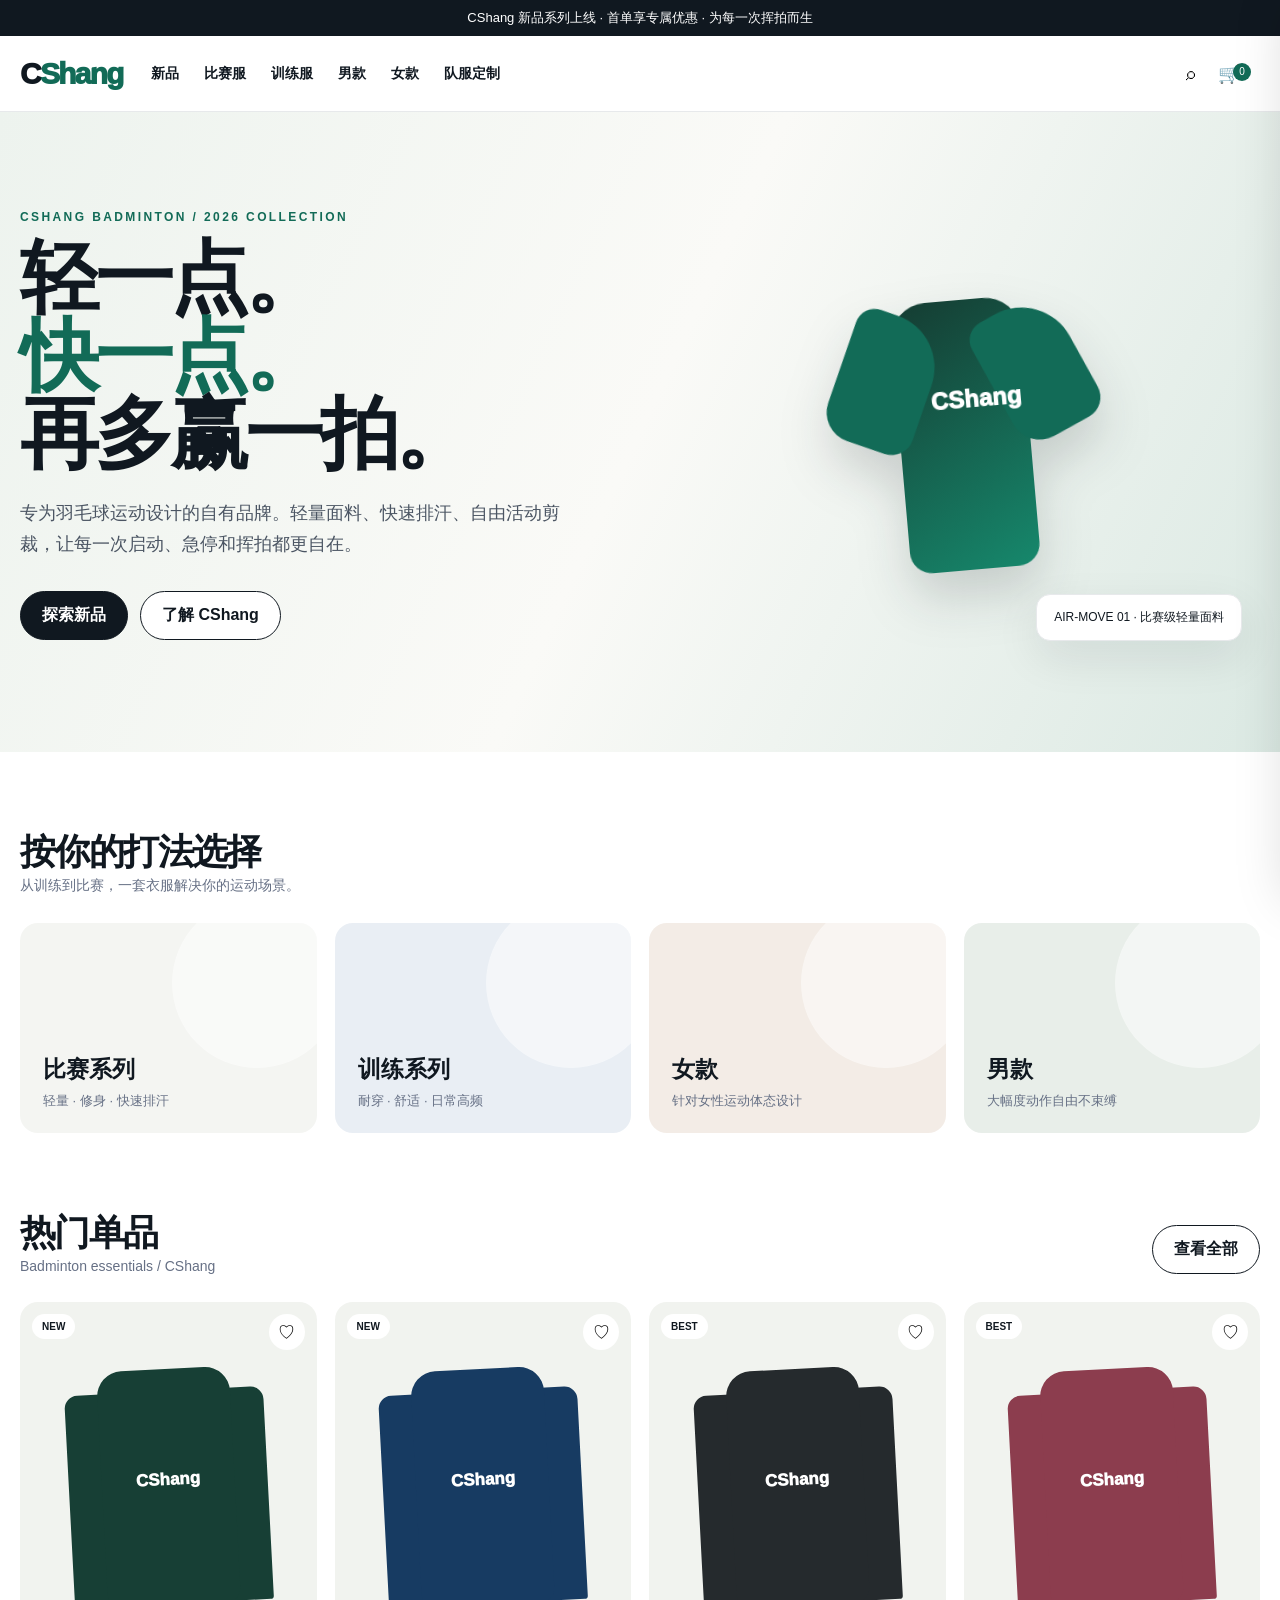
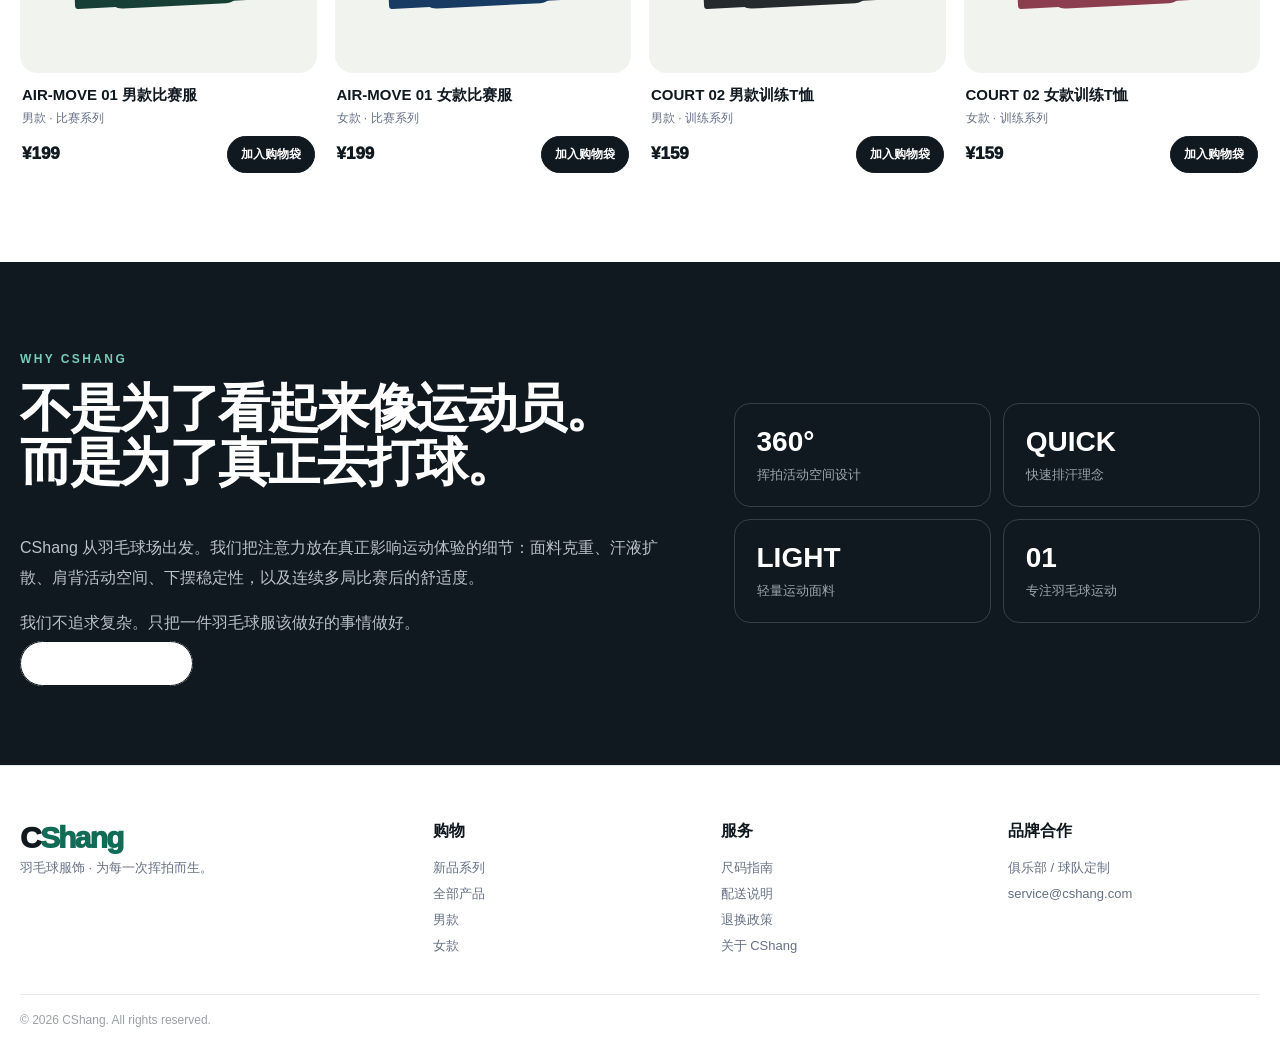
<file: index.html>
<!DOCTYPE html><html lang="zh-CN"><head><meta charset="UTF-8"><meta name="viewport" content="width=device-width,initial-scale=1.0"><title>官方商城 | CShang</title><meta name="description" content="CShang 羽毛球服饰官方商城。"><link rel="stylesheet" href="assets/style.css"></head><body>
<div class="topbar">CShang 新品系列上线 · 首单享专属优惠 · 为每一次挥拍而生</div>
<header class="nav"><div class="nav-inner">
<button class="iconbtn mobile" onclick="location.href='shop.html'">☰</button>
<a class="logo" href="index.html">C<span>Shang</span></a>
<nav class="navlinks">
<a href="shop.html?category=new">新品</a><a href="shop.html?category=competition">比赛服</a><a href="shop.html?category=training">训练服</a><a href="shop.html?gender=men">男款</a><a href="shop.html?gender=women">女款</a><a href="shop.html?category=team">队服定制</a>
</nav>
<div class="actions"><button class="iconbtn" onclick="alert('搜索功能已预留，可继续接入全文搜索。')">⌕</button><button class="iconbtn" onclick="openCart()">🛒<sup class="cart-count" id="cartCount">0</sup></button></div>
</div></header>

<section class="hero"><div class="wrap hero-grid"><div>
<div class="kicker">CSHANG BADMINTON / 2026 COLLECTION</div>
<h1>轻一点。<br><em>快一点。</em><br>再多赢一拍。</h1>
<p>专为羽毛球运动设计的自有品牌。轻量面料、快速排汗、自由活动剪裁，让每一次启动、急停和挥拍都更自在。</p>
<div class="cta"><a class="btn dark" href="shop.html?category=new">探索新品</a><a class="btn" href="about.html">了解 CShang</a></div>
</div><div class="hero-art"><div class="shirt"><i class="sleeve left"></i><i class="sleeve right"></i></div><div class="hero-note">AIR-MOVE 01 · 比赛级轻量面料</div></div></div></section>
<section class="section"><div class="wrap"><div class="section-title"><div><h2>按你的打法选择</h2><p>从训练到比赛，一套衣服解决你的运动场景。</p></div></div>
<div class="categories">
<a class="cat" href="shop.html?category=competition"><i></i><strong>比赛系列</strong><span>轻量 · 修身 · 快速排汗</span></a>
<a class="cat" href="shop.html?category=training"><i></i><strong>训练系列</strong><span>耐穿 · 舒适 · 日常高频</span></a>
<a class="cat" href="shop.html?gender=women"><i></i><strong>女款</strong><span>针对女性运动体态设计</span></a>
<a class="cat" href="shop.html?gender=men"><i></i><strong>男款</strong><span>大幅度动作自由不束缚</span></a>
</div></div></section>
<section class="section" style="padding-top:0"><div class="wrap"><div class="section-title"><div><h2>热门单品</h2><p>Badminton essentials / CShang</p></div><a class="btn" href="shop.html">查看全部</a></div><div class="products" id="featured"></div></div></section>
<section class="story"><div class="wrap story-grid"><div><div class="kicker" style="color:#79cbb5">WHY CSHANG</div><h2>不是为了看起来像运动员。<br>而是为了真正去打球。</h2><p>CShang 从羽毛球场出发。我们把注意力放在真正影响运动体验的细节：面料克重、汗液扩散、肩背活动空间、下摆稳定性，以及连续多局比赛后的舒适度。</p><p>我们不追求复杂。只把一件羽毛球服该做好的事情做好。</p><a class="btn" href="about.html">CShang 品牌理念</a></div><div class="specs"><div class="spec"><b>360°</b><span>挥拍活动空间设计</span></div><div class="spec"><b>QUICK</b><span>快速排汗理念</span></div><div class="spec"><b>LIGHT</b><span>轻量运动面料</span></div><div class="spec"><b>01</b><span>专注羽毛球运动</span></div></div></div></section>

<footer class="footer"><div class="wrap">
<div class="footer-grid">
<div><div class="logo">C<span>Shang</span></div><p>羽毛球服饰 · 为每一次挥拍而生。</p></div>
<div><h4>购物</h4><a href="shop.html?category=new">新品系列</a><br><a href="shop.html">全部产品</a><br><a href="shop.html?gender=men">男款</a><br><a href="shop.html?gender=women">女款</a></div>
<div><h4>服务</h4><a href="#">尺码指南</a><br><a href="#">配送说明</a><br><a href="#">退换政策</a><br><a href="about.html">关于 CShang</a></div>
<div><h4>品牌合作</h4><a href="team.html">俱乐部 / 球队定制</a><br><p>service@cshang.com</p></div>
</div><div class="copy">© 2026 CShang. All rights reserved.</div>
</div></footer>
<div class="overlay" id="overlay"></div>
<aside class="drawer" id="drawer"><div class="drawer-head"><h2>购物袋</h2><button class="iconbtn" onclick="closeCart()">×</button></div><div class="drawer-items" id="cartItems"></div><div class="total"><div class="total-row"><span>合计</span><span id="drawerTotal">¥0</span></div><a class="btn dark" style="display:block;text-align:center" href="checkout.html">去结算</a></div></aside>
<script src="assets/app.js"></script><script>renderFeatured();initShell();</script></body></html>
</file>
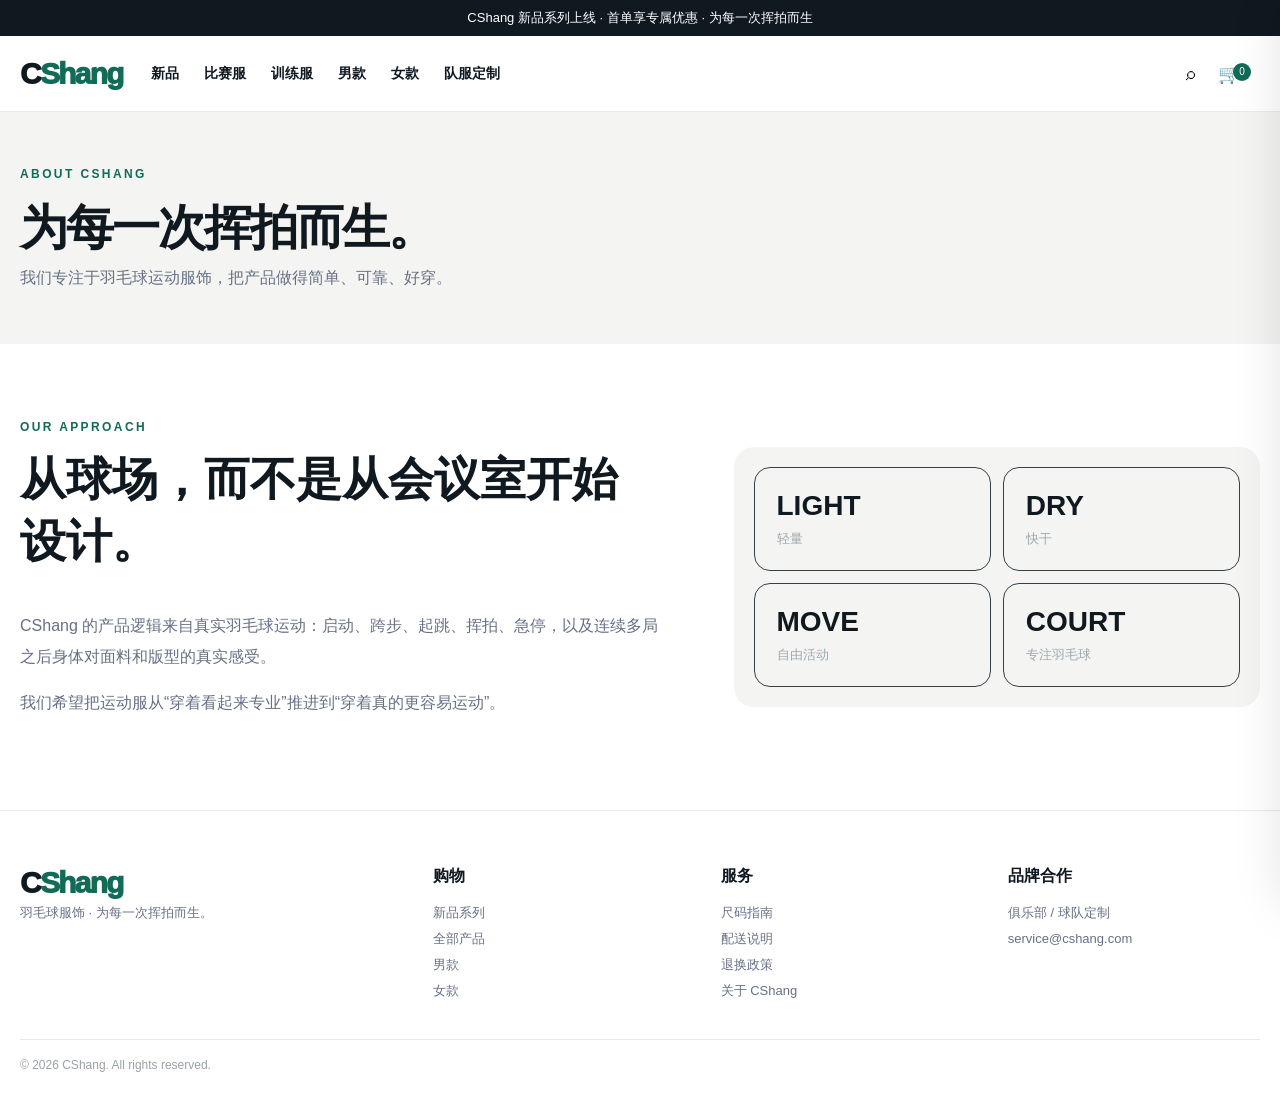
<file: about.html>
<!DOCTYPE html><html lang="zh-CN"><head><meta charset="UTF-8"><meta name="viewport" content="width=device-width,initial-scale=1.0"><title>关于 CShang | CShang</title><meta name="description" content="CShang 羽毛球服饰官方商城。"><link rel="stylesheet" href="assets/style.css"></head><body>
<div class="topbar">CShang 新品系列上线 · 首单享专属优惠 · 为每一次挥拍而生</div>
<header class="nav"><div class="nav-inner">
<button class="iconbtn mobile" onclick="location.href='shop.html'">☰</button>
<a class="logo" href="index.html">C<span>Shang</span></a>
<nav class="navlinks">
<a href="shop.html?category=new">新品</a><a href="shop.html?category=competition">比赛服</a><a href="shop.html?category=training">训练服</a><a href="shop.html?gender=men">男款</a><a href="shop.html?gender=women">女款</a><a href="shop.html?category=team">队服定制</a>
</nav>
<div class="actions"><button class="iconbtn" onclick="alert('搜索功能已预留，可继续接入全文搜索。')">⌕</button><button class="iconbtn" onclick="openCart()">🛒<sup class="cart-count" id="cartCount">0</sup></button></div>
</div></header>

<section class="page-head"><div class="wrap"><div class="kicker">ABOUT CSHANG</div><h1>为每一次挥拍而生。</h1><p>我们专注于羽毛球运动服饰，把产品做得简单、可靠、好穿。</p></div></section>
<section class="section"><div class="wrap story-grid" style="padding:0"><div><div class="kicker">OUR APPROACH</div><h2 style="font-size:46px">从球场，而不是从会议室开始设计。</h2><p class="muted" style="line-height:1.9">CShang 的产品逻辑来自真实羽毛球运动：启动、跨步、起跳、挥拍、急停，以及连续多局之后身体对面料和版型的真实感受。</p><p class="muted" style="line-height:1.9">我们希望把运动服从“穿着看起来专业”推进到“穿着真的更容易运动”。</p></div><div class="specs" style="background:var(--soft);padding:20px;border-radius:20px"><div class="spec"><b>LIGHT</b><span>轻量</span></div><div class="spec"><b>DRY</b><span>快干</span></div><div class="spec"><b>MOVE</b><span>自由活动</span></div><div class="spec"><b>COURT</b><span>专注羽毛球</span></div></div></div></section>

<footer class="footer"><div class="wrap">
<div class="footer-grid">
<div><div class="logo">C<span>Shang</span></div><p>羽毛球服饰 · 为每一次挥拍而生。</p></div>
<div><h4>购物</h4><a href="shop.html?category=new">新品系列</a><br><a href="shop.html">全部产品</a><br><a href="shop.html?gender=men">男款</a><br><a href="shop.html?gender=women">女款</a></div>
<div><h4>服务</h4><a href="#">尺码指南</a><br><a href="#">配送说明</a><br><a href="#">退换政策</a><br><a href="about.html">关于 CShang</a></div>
<div><h4>品牌合作</h4><a href="team.html">俱乐部 / 球队定制</a><br><p>service@cshang.com</p></div>
</div><div class="copy">© 2026 CShang. All rights reserved.</div>
</div></footer>
<div class="overlay" id="overlay"></div>
<aside class="drawer" id="drawer"><div class="drawer-head"><h2>购物袋</h2><button class="iconbtn" onclick="closeCart()">×</button></div><div class="drawer-items" id="cartItems"></div><div class="total"><div class="total-row"><span>合计</span><span id="drawerTotal">¥0</span></div><a class="btn dark" style="display:block;text-align:center" href="checkout.html">去结算</a></div></aside>
<script src="assets/app.js"></script><script>initShell();</script></body></html>
</file>
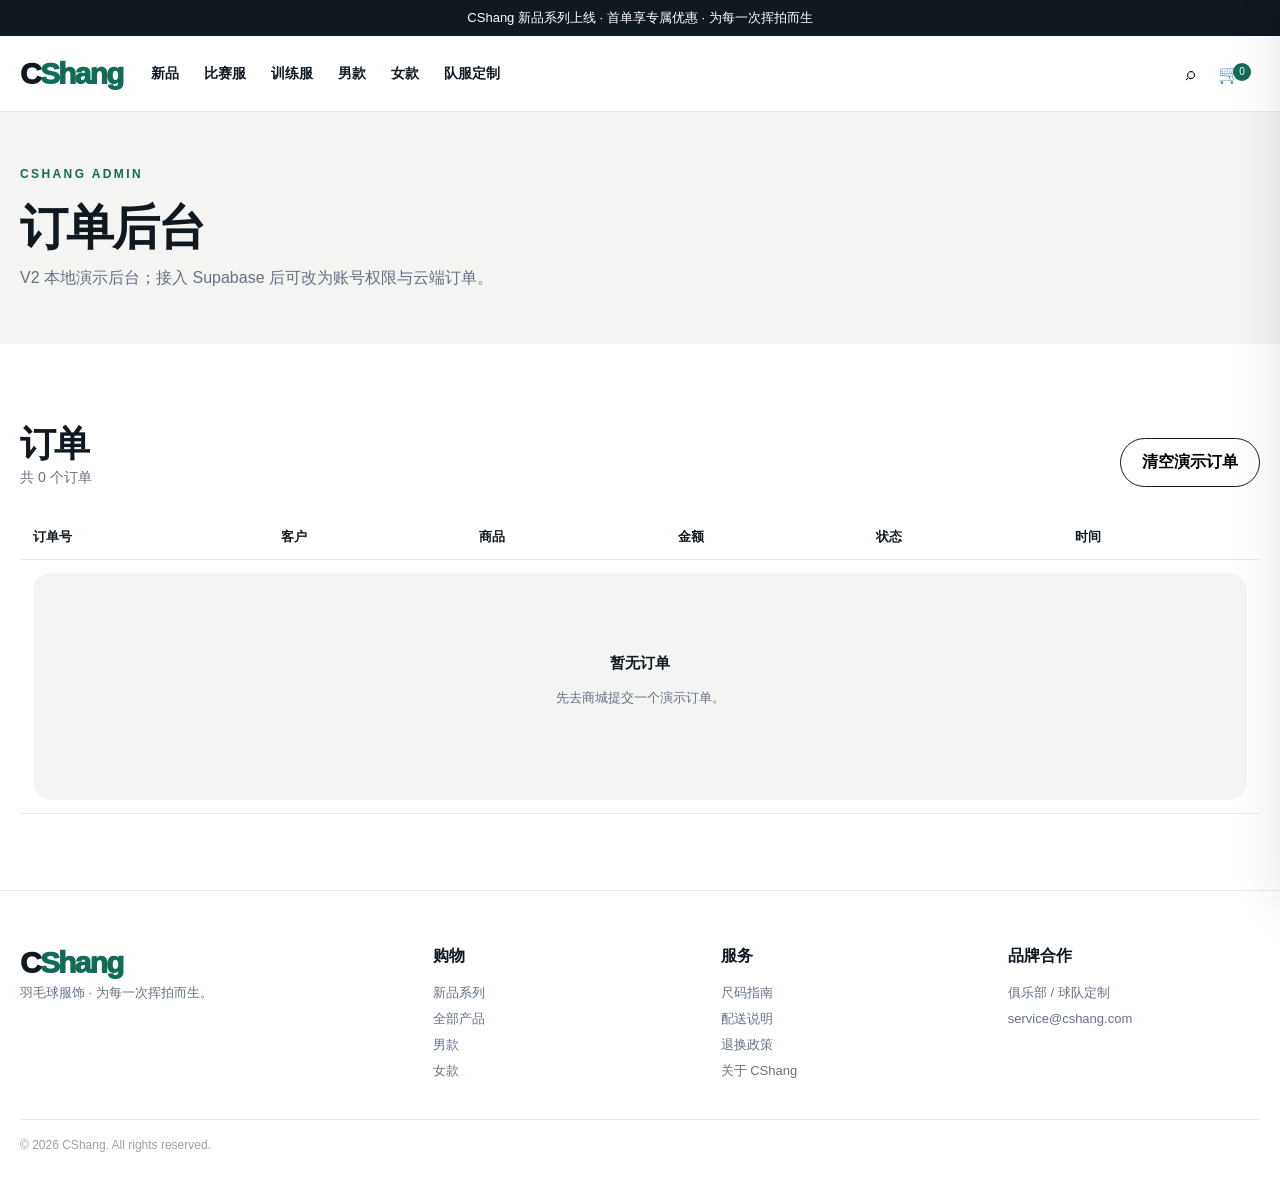
<file: admin.html>
<!DOCTYPE html><html lang="zh-CN"><head><meta charset="UTF-8"><meta name="viewport" content="width=device-width,initial-scale=1.0"><title>订单后台 | CShang</title><meta name="description" content="CShang 羽毛球服饰官方商城。"><link rel="stylesheet" href="assets/style.css"></head><body>
<div class="topbar">CShang 新品系列上线 · 首单享专属优惠 · 为每一次挥拍而生</div>
<header class="nav"><div class="nav-inner">
<button class="iconbtn mobile" onclick="location.href='shop.html'">☰</button>
<a class="logo" href="index.html">C<span>Shang</span></a>
<nav class="navlinks">
<a href="shop.html?category=new">新品</a><a href="shop.html?category=competition">比赛服</a><a href="shop.html?category=training">训练服</a><a href="shop.html?gender=men">男款</a><a href="shop.html?gender=women">女款</a><a href="shop.html?category=team">队服定制</a>
</nav>
<div class="actions"><button class="iconbtn" onclick="alert('搜索功能已预留，可继续接入全文搜索。')">⌕</button><button class="iconbtn" onclick="openCart()">🛒<sup class="cart-count" id="cartCount">0</sup></button></div>
</div></header>

<section class="page-head"><div class="wrap"><div class="kicker">CSHANG ADMIN</div><h1>订单后台</h1><p>V2 本地演示后台；接入 Supabase 后可改为账号权限与云端订单。</p></div></section>
<main class="wrap section"><div class="section-title"><div><h2>订单</h2><p id="adminCount"></p></div><button class="btn" onclick="clearDemoOrders()">清空演示订单</button></div><div style="overflow:auto"><table class="admin-table"><thead><tr><th>订单号</th><th>客户</th><th>商品</th><th>金额</th><th>状态</th><th>时间</th></tr></thead><tbody id="orders"></tbody></table></div></main>

<footer class="footer"><div class="wrap">
<div class="footer-grid">
<div><div class="logo">C<span>Shang</span></div><p>羽毛球服饰 · 为每一次挥拍而生。</p></div>
<div><h4>购物</h4><a href="shop.html?category=new">新品系列</a><br><a href="shop.html">全部产品</a><br><a href="shop.html?gender=men">男款</a><br><a href="shop.html?gender=women">女款</a></div>
<div><h4>服务</h4><a href="#">尺码指南</a><br><a href="#">配送说明</a><br><a href="#">退换政策</a><br><a href="about.html">关于 CShang</a></div>
<div><h4>品牌合作</h4><a href="team.html">俱乐部 / 球队定制</a><br><p>service@cshang.com</p></div>
</div><div class="copy">© 2026 CShang. All rights reserved.</div>
</div></footer>
<div class="overlay" id="overlay"></div>
<aside class="drawer" id="drawer"><div class="drawer-head"><h2>购物袋</h2><button class="iconbtn" onclick="closeCart()">×</button></div><div class="drawer-items" id="cartItems"></div><div class="total"><div class="total-row"><span>合计</span><span id="drawerTotal">¥0</span></div><a class="btn dark" style="display:block;text-align:center" href="checkout.html">去结算</a></div></aside>
<script src="assets/app.js"></script>
<script>
function renderOrders(){
 const orders=JSON.parse(localStorage.getItem("cshang_orders")||"[]"),body=document.getElementById("orders");document.getElementById("adminCount").textContent=`共 ${orders.length} 个订单`;
 body.innerHTML=orders.length?orders.slice().reverse().map(o=>`<tr><td><b>${o.orderNumber}</b></td><td>${escapeHtml(o.customer.name)}<br><span class="muted">${escapeHtml(o.customer.phone)}</span></td><td>${o.items.map(i=>`${escapeHtml(i.name)} × ${i.qty}`).join("<br>")}</td><td><b>${money(o.total)}</b></td><td><span class="pill">${o.status}</span></td><td>${new Date(o.createdAt).toLocaleString()}</td></tr>`).join(""):`<tr><td colspan="6"><div class="empty"><h3>暂无订单</h3><p class="muted">先去商城提交一个演示订单。</p></div></td></tr>`;
}
function clearDemoOrders(){if(confirm("确定清空本地演示订单？")){localStorage.removeItem("cshang_orders");renderOrders()}}
renderOrders();initShell();
</script>
</body></html>
</file>
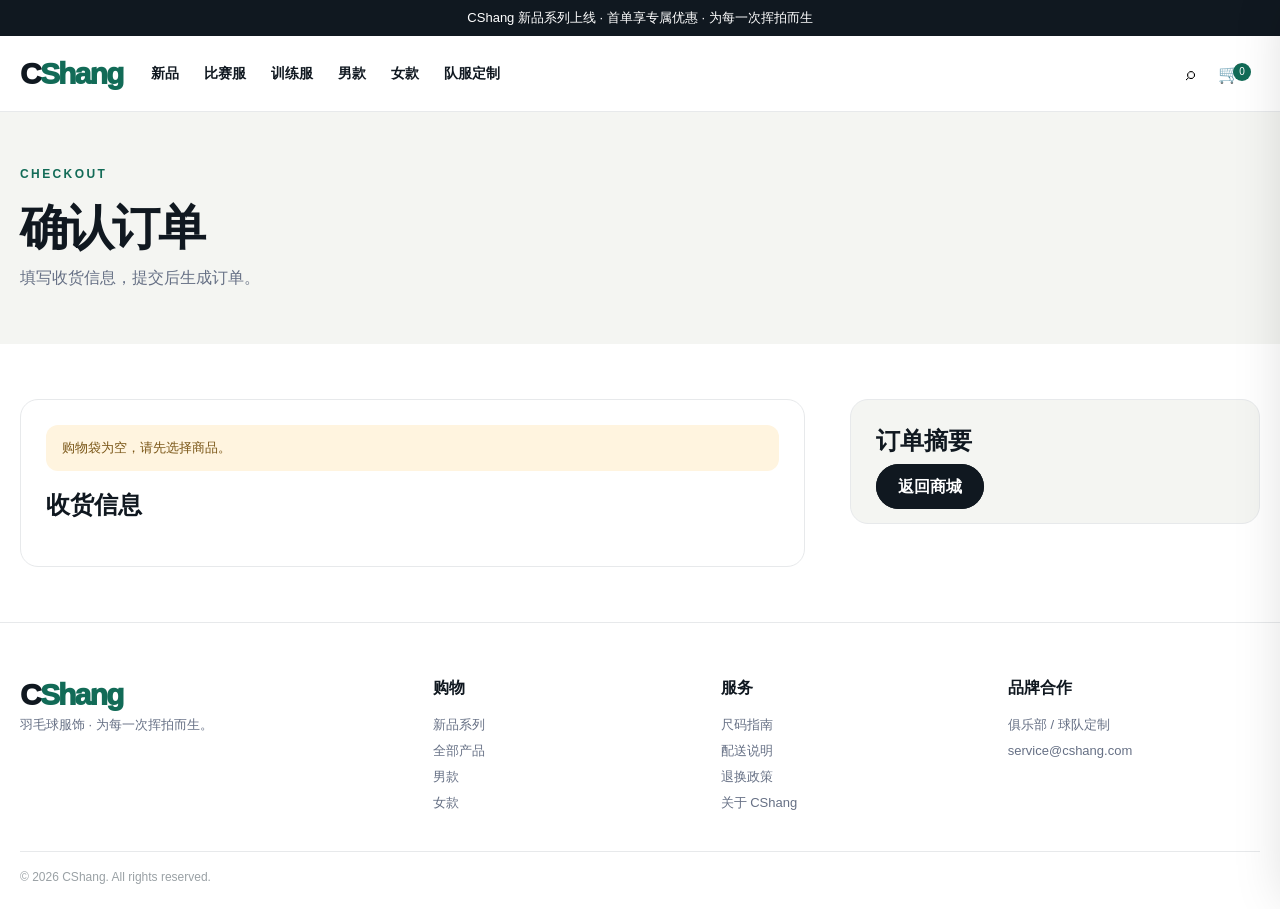
<file: checkout.html>
<!DOCTYPE html><html lang="zh-CN"><head><meta charset="UTF-8"><meta name="viewport" content="width=device-width,initial-scale=1.0"><title>确认订单 | CShang</title><meta name="description" content="CShang 羽毛球服饰官方商城。"><link rel="stylesheet" href="assets/style.css"></head><body>
<div class="topbar">CShang 新品系列上线 · 首单享专属优惠 · 为每一次挥拍而生</div>
<header class="nav"><div class="nav-inner">
<button class="iconbtn mobile" onclick="location.href='shop.html'">☰</button>
<a class="logo" href="index.html">C<span>Shang</span></a>
<nav class="navlinks">
<a href="shop.html?category=new">新品</a><a href="shop.html?category=competition">比赛服</a><a href="shop.html?category=training">训练服</a><a href="shop.html?gender=men">男款</a><a href="shop.html?gender=women">女款</a><a href="shop.html?category=team">队服定制</a>
</nav>
<div class="actions"><button class="iconbtn" onclick="alert('搜索功能已预留，可继续接入全文搜索。')">⌕</button><button class="iconbtn" onclick="openCart()">🛒<sup class="cart-count" id="cartCount">0</sup></button></div>
</div></header>

<section class="page-head"><div class="wrap"><div class="kicker">CHECKOUT</div><h1>确认订单</h1><p>填写收货信息，提交后生成订单。</p></div></section>
<main class="wrap checkout"><section class="form-card"><div id="checkoutNotice"></div><h2>收货信息</h2>
<form id="checkoutForm">
<div class="field"><label>姓名 *</label><input name="name" required placeholder="请输入收货人姓名"></div>
<div class="field"><label>手机 *</label><input name="phone" required pattern="[0-9+ -]{7,20}" placeholder="请输入联系电话"></div>
<div class="field"><label>省 / 州 *</label><input name="province" required placeholder="例如：黑龙江省"></div>
<div class="field"><label>城市 *</label><input name="city" required placeholder="例如：哈尔滨市"></div>
<div class="field"><label>详细地址 *</label><textarea name="address" required placeholder="街道、门牌号、楼栋房间等"></textarea></div>
<div class="field"><label>备注</label><textarea name="note" placeholder="尺码备注、配送要求等"></textarea></div>
<button class="btn dark" style="width:100%" type="submit">提交订单</button>
</form></section><aside class="summary"><h2>订单摘要</h2><div id="summary"></div></aside></main>

<footer class="footer"><div class="wrap">
<div class="footer-grid">
<div><div class="logo">C<span>Shang</span></div><p>羽毛球服饰 · 为每一次挥拍而生。</p></div>
<div><h4>购物</h4><a href="shop.html?category=new">新品系列</a><br><a href="shop.html">全部产品</a><br><a href="shop.html?gender=men">男款</a><br><a href="shop.html?gender=women">女款</a></div>
<div><h4>服务</h4><a href="#">尺码指南</a><br><a href="#">配送说明</a><br><a href="#">退换政策</a><br><a href="about.html">关于 CShang</a></div>
<div><h4>品牌合作</h4><a href="team.html">俱乐部 / 球队定制</a><br><p>service@cshang.com</p></div>
</div><div class="copy">© 2026 CShang. All rights reserved.</div>
</div></footer>
<div class="overlay" id="overlay"></div>
<aside class="drawer" id="drawer"><div class="drawer-head"><h2>购物袋</h2><button class="iconbtn" onclick="closeCart()">×</button></div><div class="drawer-items" id="cartItems"></div><div class="total"><div class="total-row"><span>合计</span><span id="drawerTotal">¥0</span></div><a class="btn dark" style="display:block;text-align:center" href="checkout.html">去结算</a></div></aside>
<script src="assets/app.js"></script>
<script>
function renderSummary(){
 const cart=getCart(),el=document.getElementById("summary");
 if(!cart.length){document.getElementById("checkoutNotice").innerHTML='<div class="notice">购物袋为空，请先选择商品。</div>';document.getElementById("checkoutForm").style.display="none";el.innerHTML='<a class="btn dark" href="shop.html">返回商城</a>';return}
 el.innerHTML=cart.map(i=>`<div class="summary-line"><span>${i.name}<br><small class="muted">${i.color} · ${i.size} × ${i.qty}</small></span><b>${money(i.price*i.qty)}</b></div>`).join("")+`<div class="summary-total"><span>合计</span><span>${money(cartTotal())}</span></div><p class="muted" style="font-size:12px">当前为商城演示模式。接入支付网关后可在此处进入微信支付 / 支付宝 / Stripe。</p>`;
}
document.getElementById("checkoutForm").addEventListener("submit",e=>{
 e.preventDefault();const cart=getCart();if(!cart.length)return;
 const fd=new FormData(e.target),order={orderNumber:"CS"+Date.now().toString().slice(-10),customer:{name:fd.get("name"),phone:fd.get("phone"),province:fd.get("province"),city:fd.get("city"),address:fd.get("address"),note:fd.get("note")},items:cart,total:cartTotal(),status:"待付款",createdAt:new Date().toISOString()};
 const orders=JSON.parse(localStorage.getItem("cshang_orders")||"[]");orders.push(order);localStorage.setItem("cshang_orders",JSON.stringify(orders));localStorage.removeItem("cshang_cart");location.href="order.html?order="+order.orderNumber;
});
renderSummary();initShell();
</script>
</body></html>
</file>
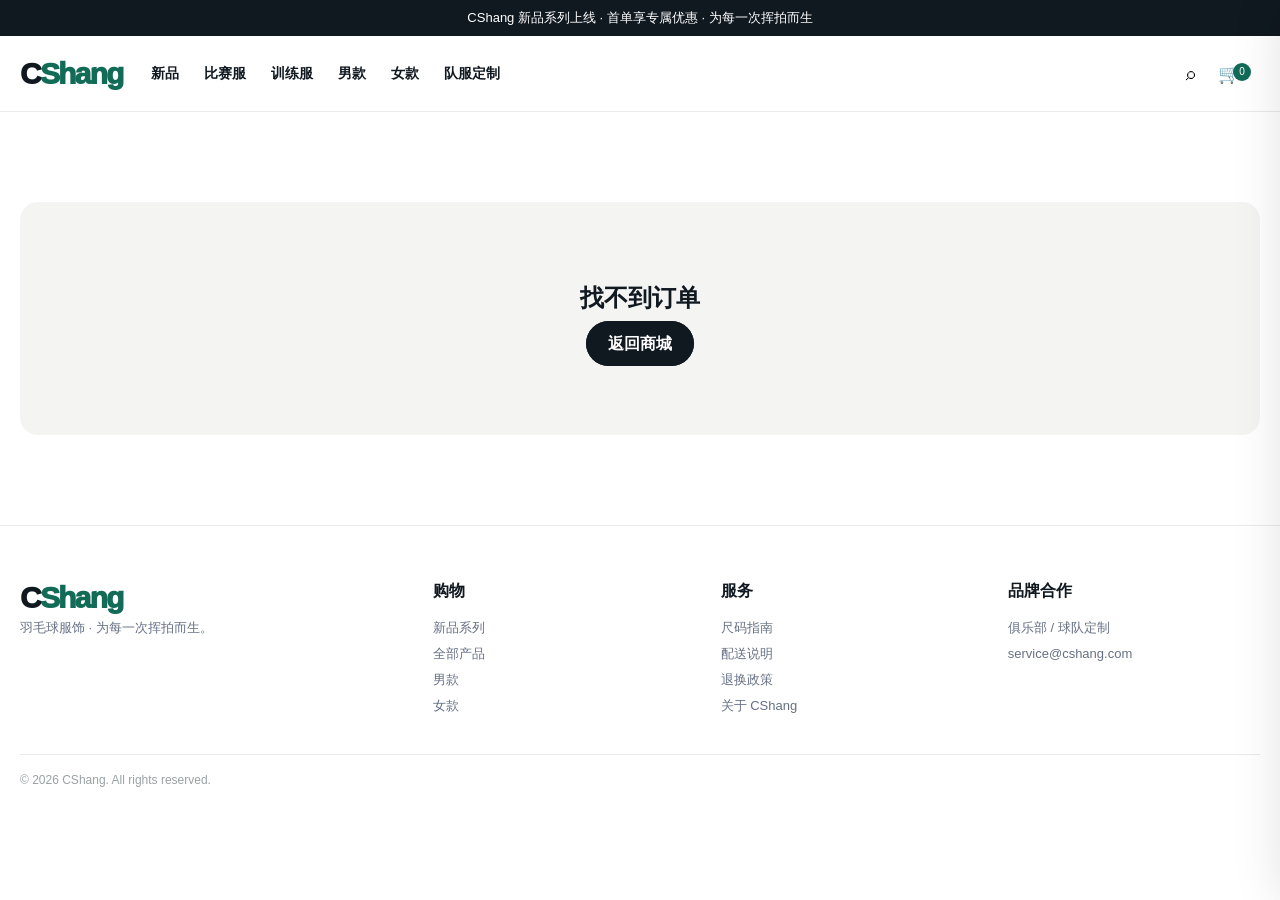
<file: order.html>
<!DOCTYPE html><html lang="zh-CN"><head><meta charset="UTF-8"><meta name="viewport" content="width=device-width,initial-scale=1.0"><title>订单确认 | CShang</title><meta name="description" content="CShang 羽毛球服饰官方商城。"><link rel="stylesheet" href="assets/style.css"></head><body>
<div class="topbar">CShang 新品系列上线 · 首单享专属优惠 · 为每一次挥拍而生</div>
<header class="nav"><div class="nav-inner">
<button class="iconbtn mobile" onclick="location.href='shop.html'">☰</button>
<a class="logo" href="index.html">C<span>Shang</span></a>
<nav class="navlinks">
<a href="shop.html?category=new">新品</a><a href="shop.html?category=competition">比赛服</a><a href="shop.html?category=training">训练服</a><a href="shop.html?gender=men">男款</a><a href="shop.html?gender=women">女款</a><a href="shop.html?category=team">队服定制</a>
</nav>
<div class="actions"><button class="iconbtn" onclick="alert('搜索功能已预留，可继续接入全文搜索。')">⌕</button><button class="iconbtn" onclick="openCart()">🛒<sup class="cart-count" id="cartCount">0</sup></button></div>
</div></header>
<main class="wrap order-success" id="order"></main>
<footer class="footer"><div class="wrap">
<div class="footer-grid">
<div><div class="logo">C<span>Shang</span></div><p>羽毛球服饰 · 为每一次挥拍而生。</p></div>
<div><h4>购物</h4><a href="shop.html?category=new">新品系列</a><br><a href="shop.html">全部产品</a><br><a href="shop.html?gender=men">男款</a><br><a href="shop.html?gender=women">女款</a></div>
<div><h4>服务</h4><a href="#">尺码指南</a><br><a href="#">配送说明</a><br><a href="#">退换政策</a><br><a href="about.html">关于 CShang</a></div>
<div><h4>品牌合作</h4><a href="team.html">俱乐部 / 球队定制</a><br><p>service@cshang.com</p></div>
</div><div class="copy">© 2026 CShang. All rights reserved.</div>
</div></footer>
<div class="overlay" id="overlay"></div>
<aside class="drawer" id="drawer"><div class="drawer-head"><h2>购物袋</h2><button class="iconbtn" onclick="closeCart()">×</button></div><div class="drawer-items" id="cartItems"></div><div class="total"><div class="total-row"><span>合计</span><span id="drawerTotal">¥0</span></div><a class="btn dark" style="display:block;text-align:center" href="checkout.html">去结算</a></div></aside>
<script src="assets/app.js"></script>
<script>
const number=queryParams().get("order"),orders=JSON.parse(localStorage.getItem("cshang_orders")||"[]"),order=orders.find(x=>x.orderNumber===number);
document.getElementById("order").innerHTML=order?`<div class="kicker">ORDER RECEIVED</div><h1>订单已创建 🎉</h1><div class="order-number">${order.orderNumber}</div><p class="muted">订单金额 ${money(order.total)} · 当前状态：${order.status}</p><div class="notice" style="max-width:600px;margin:25px auto">这是 V2 的真实订单数据流演示。当前尚未连接支付网关，所以订单暂时不会自动扣款或发货。</div><p><a class="btn dark" href="shop.html">继续购物</a> <a class="btn" href="admin.html">查看订单后台</a></p>`:`<div class="empty"><h2>找不到订单</h2><a class="btn dark" href="shop.html">返回商城</a></div>`;
initShell();
</script>
</body></html>
</file>
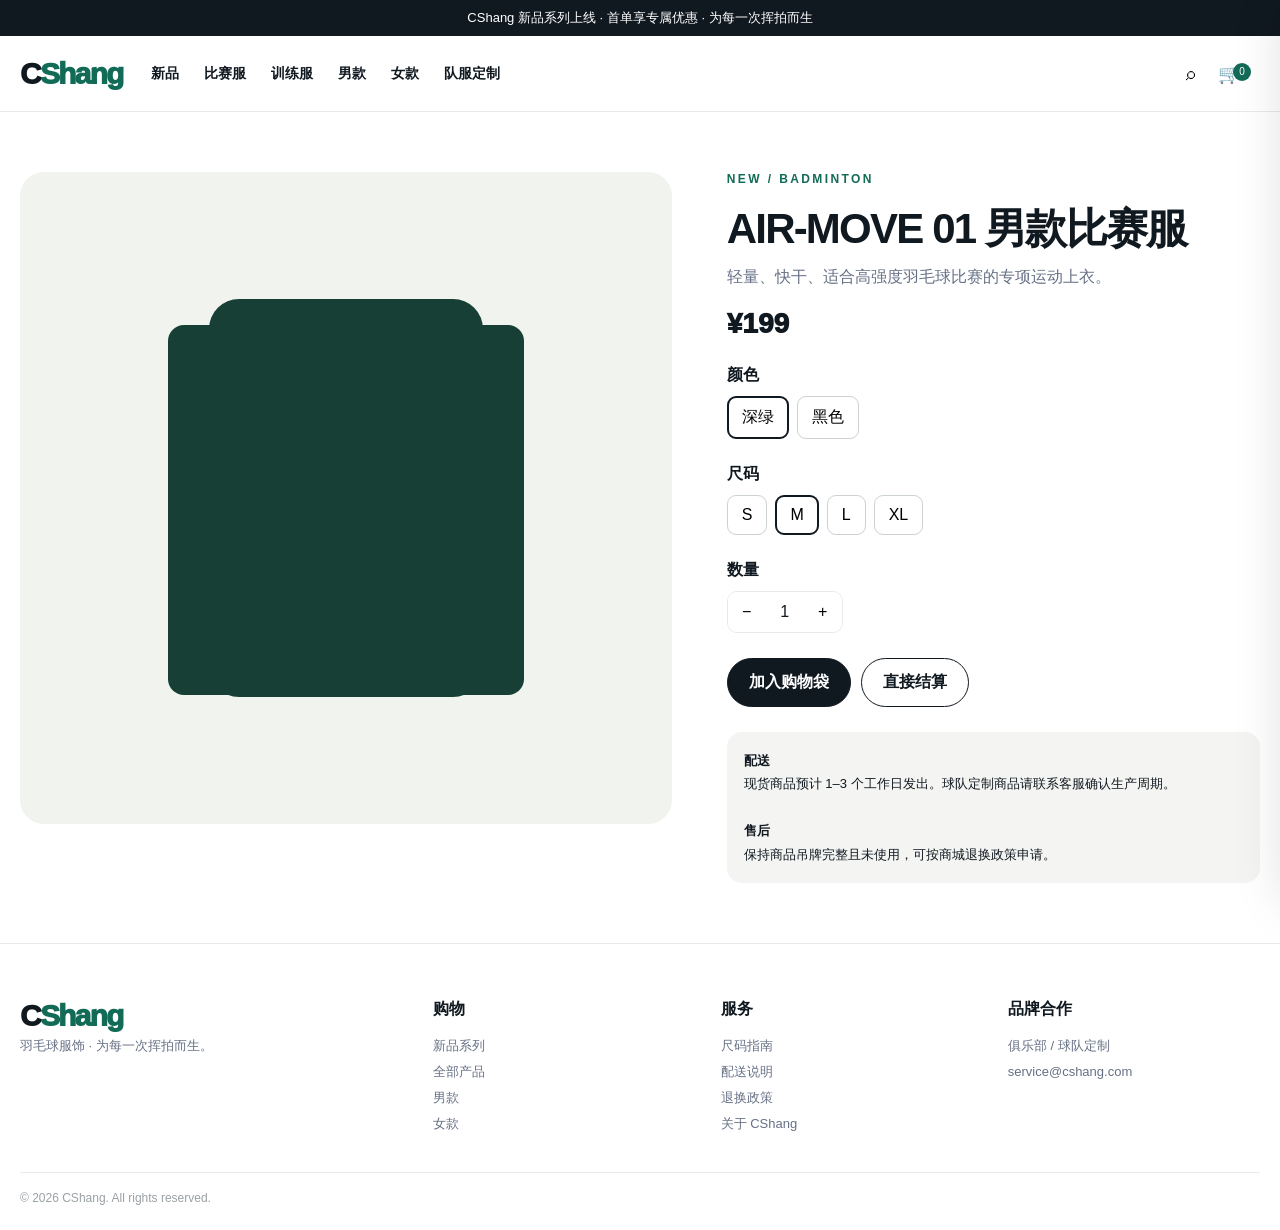
<file: product.html>
<!DOCTYPE html><html lang="zh-CN"><head><meta charset="UTF-8"><meta name="viewport" content="width=device-width,initial-scale=1.0"><title>商品详情 | CShang</title><meta name="description" content="CShang 羽毛球服饰官方商城。"><link rel="stylesheet" href="assets/style.css"></head><body>
<div class="topbar">CShang 新品系列上线 · 首单享专属优惠 · 为每一次挥拍而生</div>
<header class="nav"><div class="nav-inner">
<button class="iconbtn mobile" onclick="location.href='shop.html'">☰</button>
<a class="logo" href="index.html">C<span>Shang</span></a>
<nav class="navlinks">
<a href="shop.html?category=new">新品</a><a href="shop.html?category=competition">比赛服</a><a href="shop.html?category=training">训练服</a><a href="shop.html?gender=men">男款</a><a href="shop.html?gender=women">女款</a><a href="shop.html?category=team">队服定制</a>
</nav>
<div class="actions"><button class="iconbtn" onclick="alert('搜索功能已预留，可继续接入全文搜索。')">⌕</button><button class="iconbtn" onclick="openCart()">🛒<sup class="cart-count" id="cartCount">0</sup></button></div>
</div></header>

<main class="wrap detail" id="detail"></main>

<footer class="footer"><div class="wrap">
<div class="footer-grid">
<div><div class="logo">C<span>Shang</span></div><p>羽毛球服饰 · 为每一次挥拍而生。</p></div>
<div><h4>购物</h4><a href="shop.html?category=new">新品系列</a><br><a href="shop.html">全部产品</a><br><a href="shop.html?gender=men">男款</a><br><a href="shop.html?gender=women">女款</a></div>
<div><h4>服务</h4><a href="#">尺码指南</a><br><a href="#">配送说明</a><br><a href="#">退换政策</a><br><a href="about.html">关于 CShang</a></div>
<div><h4>品牌合作</h4><a href="team.html">俱乐部 / 球队定制</a><br><p>service@cshang.com</p></div>
</div><div class="copy">© 2026 CShang. All rights reserved.</div>
</div></footer>
<div class="overlay" id="overlay"></div>
<aside class="drawer" id="drawer"><div class="drawer-head"><h2>购物袋</h2><button class="iconbtn" onclick="closeCart()">×</button></div><div class="drawer-items" id="cartItems"></div><div class="total"><div class="total-row"><span>合计</span><span id="drawerTotal">¥0</span></div><a class="btn dark" style="display:block;text-align:center" href="checkout.html">去结算</a></div></aside>
<script src="assets/app.js"></script>
<script>
const p=getProduct(queryParams().get("slug"))||PRODUCTS[0];
document.getElementById("detail").innerHTML=`
<div><div class="detail-img" style="--c:${p.color}"></div></div>
<div>
<div class="kicker">${p.tag||"CSHANG"} / BADMINTON</div><h1>${p.name}</h1><p class="muted">${p.desc}</p>
<div class="detail-price">${money(p.price)}</div>
<div class="option-title">颜色</div><div class="chips" id="colors">${p.colors.map((c,i)=>`<button class="chip ${i===0?'active':''}" data-color="${c}">${c}</button>`).join("")}</div>
<div class="option-title">尺码</div><div class="chips" id="sizes">${p.sizes.map((s,i)=>`<button class="chip ${i===1?'active':''}" data-size="${s}">${s}</button>`).join("")}</div>
<div class="option-title">数量</div><div class="qty"><button id="minus">−</button><span id="qty">1</span><button id="plus">+</button></div>
<div class="detail-actions"><button class="btn dark" id="add">加入购物袋</button><a class="btn" href="checkout.html">直接结算</a></div>
<div class="info-box"><b>配送</b><br>现货商品预计 1–3 个工作日发出。球队定制商品请联系客服确认生产周期。<br><br><b>售后</b><br>保持商品吊牌完整且未使用，可按商城退换政策申请。</div>
</div>`;
let size=p.sizes[1]||p.sizes[0],color=p.colors[0],qty=1;
document.querySelectorAll("[data-size]").forEach(b=>b.onclick=()=>{size=b.dataset.size;document.querySelectorAll("[data-size]").forEach(x=>x.classList.remove("active"));b.classList.add("active")});
document.querySelectorAll("[data-color]").forEach(b=>b.onclick=()=>{color=b.dataset.color;document.querySelectorAll("[data-color]").forEach(x=>x.classList.remove("active"));b.classList.add("active")});
document.getElementById("minus").onclick=()=>{qty=Math.max(1,qty-1);document.getElementById("qty").textContent=qty};
document.getElementById("plus").onclick=()=>{qty++;document.getElementById("qty").textContent=qty};
document.getElementById("add").onclick=()=>addCart(p,size,color,qty);
initShell();
</script>
</body></html>
</file>
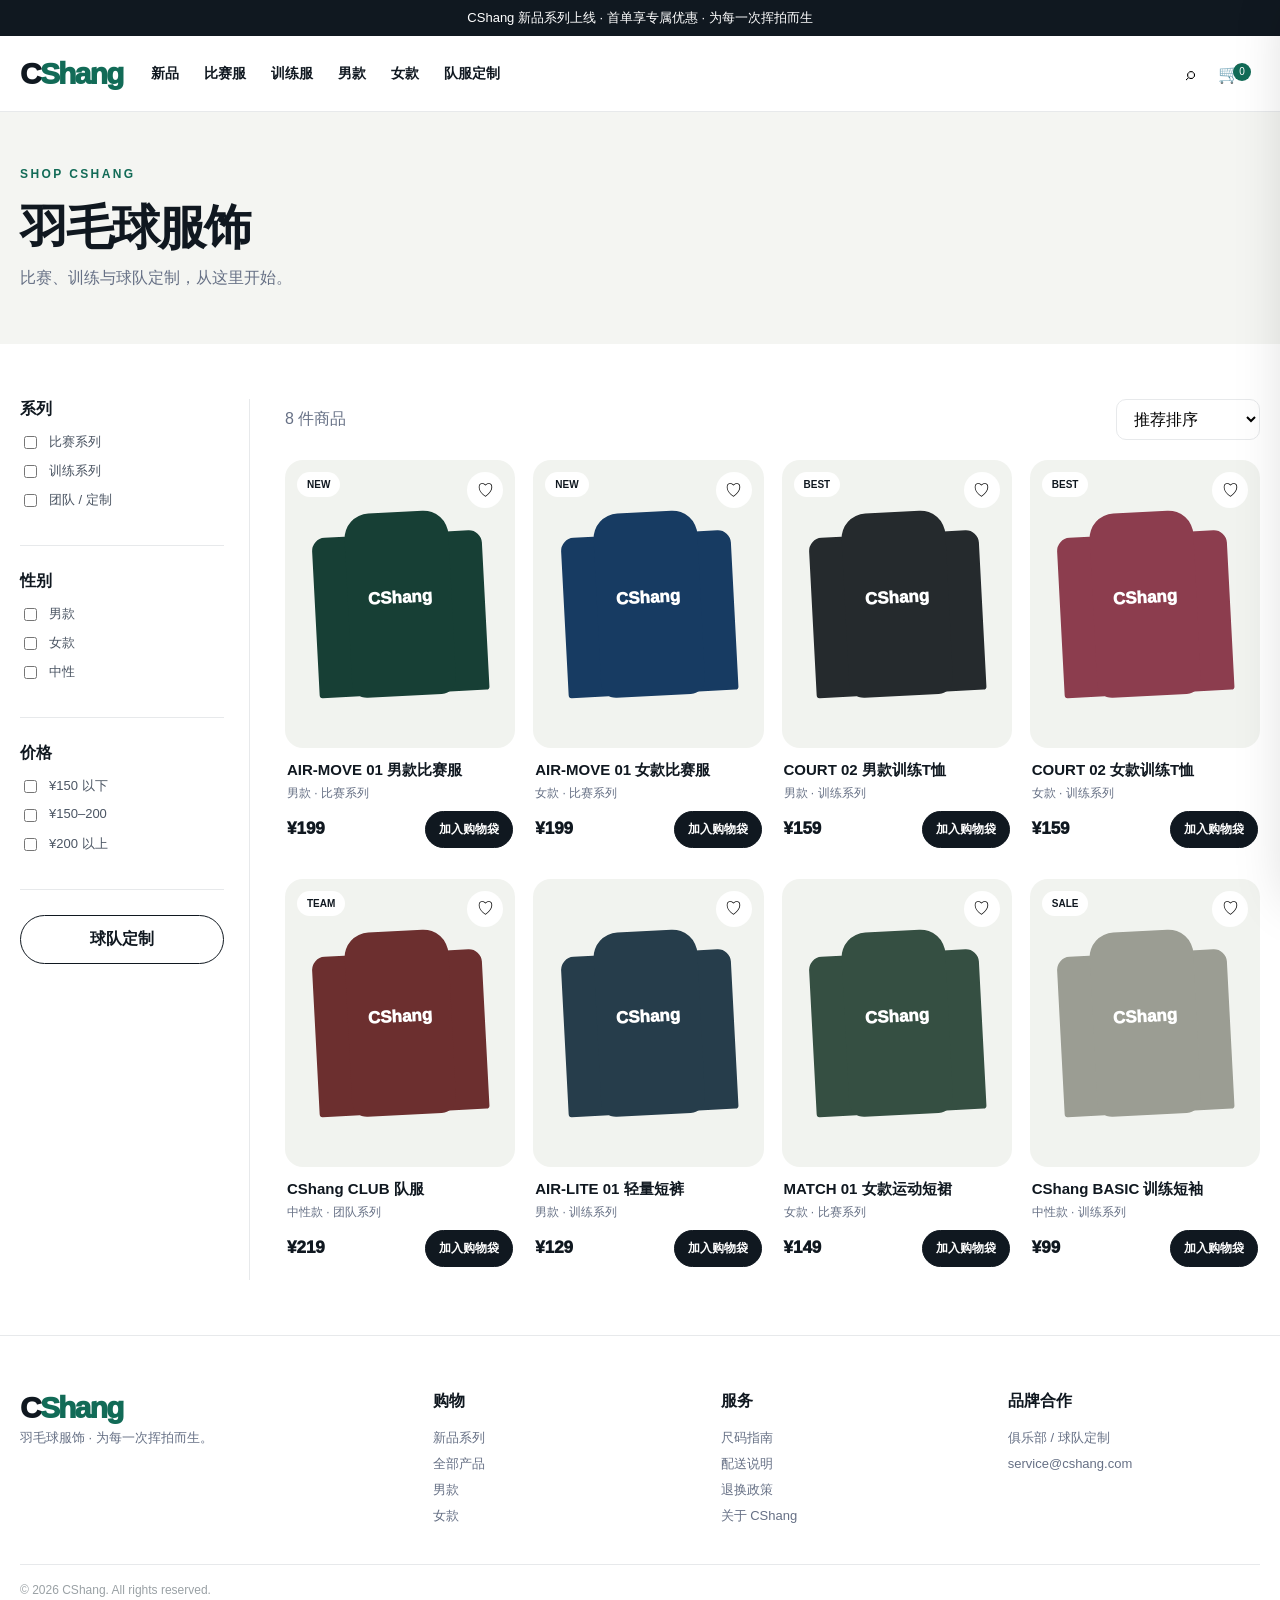
<file: shop.html>
<!DOCTYPE html><html lang="zh-CN"><head><meta charset="UTF-8"><meta name="viewport" content="width=device-width,initial-scale=1.0"><title>全部商品 | CShang</title><meta name="description" content="CShang 羽毛球服饰官方商城。"><link rel="stylesheet" href="assets/style.css"></head><body>
<div class="topbar">CShang 新品系列上线 · 首单享专属优惠 · 为每一次挥拍而生</div>
<header class="nav"><div class="nav-inner">
<button class="iconbtn mobile" onclick="location.href='shop.html'">☰</button>
<a class="logo" href="index.html">C<span>Shang</span></a>
<nav class="navlinks">
<a href="shop.html?category=new">新品</a><a href="shop.html?category=competition">比赛服</a><a href="shop.html?category=training">训练服</a><a href="shop.html?gender=men">男款</a><a href="shop.html?gender=women">女款</a><a href="shop.html?category=team">队服定制</a>
</nav>
<div class="actions"><button class="iconbtn" onclick="alert('搜索功能已预留，可继续接入全文搜索。')">⌕</button><button class="iconbtn" onclick="openCart()">🛒<sup class="cart-count" id="cartCount">0</sup></button></div>
</div></header>

<section class="page-head"><div class="wrap"><div class="kicker">SHOP CSHANG</div><h1>羽毛球服饰</h1><p>比赛、训练与球队定制，从这里开始。</p></div></section>
<main class="wrap shop-layout">
<aside class="filters">
<div class="filter-group"><h4>系列</h4><label class="check"><input type="checkbox" value="competition" data-filter="category"> 比赛系列</label><label class="check"><input type="checkbox" value="training" data-filter="category"> 训练系列</label><label class="check"><input type="checkbox" value="team" data-filter="category"> 团队 / 定制</label></div>
<div class="filter-group"><h4>性别</h4><label class="check"><input type="checkbox" value="men" data-filter="gender"> 男款</label><label class="check"><input type="checkbox" value="women" data-filter="gender"> 女款</label><label class="check"><input type="checkbox" value="unisex" data-filter="gender"> 中性</label></div>
<div class="filter-group"><h4>价格</h4><label class="check"><input type="checkbox" value="0-150" data-filter="price"> ¥150 以下</label><label class="check"><input type="checkbox" value="150-200" data-filter="price"> ¥150–200</label><label class="check"><input type="checkbox" value="200-9999" data-filter="price"> ¥200 以上</label></div>
<a class="btn" href="team.html" style="display:block;text-align:center">球队定制</a>
</aside>
<section><div class="sortbar"><span id="resultCount" class="muted"></span><select class="select" id="sort"><option value="recommended">推荐排序</option><option value="priceAsc">价格：低到高</option><option value="priceDesc">价格：高到低</option><option value="new">新品优先</option></select></div><div class="products" id="shopProducts"></div></section>
</main>

<footer class="footer"><div class="wrap">
<div class="footer-grid">
<div><div class="logo">C<span>Shang</span></div><p>羽毛球服饰 · 为每一次挥拍而生。</p></div>
<div><h4>购物</h4><a href="shop.html?category=new">新品系列</a><br><a href="shop.html">全部产品</a><br><a href="shop.html?gender=men">男款</a><br><a href="shop.html?gender=women">女款</a></div>
<div><h4>服务</h4><a href="#">尺码指南</a><br><a href="#">配送说明</a><br><a href="#">退换政策</a><br><a href="about.html">关于 CShang</a></div>
<div><h4>品牌合作</h4><a href="team.html">俱乐部 / 球队定制</a><br><p>service@cshang.com</p></div>
</div><div class="copy">© 2026 CShang. All rights reserved.</div>
</div></footer>
<div class="overlay" id="overlay"></div>
<aside class="drawer" id="drawer"><div class="drawer-head"><h2>购物袋</h2><button class="iconbtn" onclick="closeCart()">×</button></div><div class="drawer-items" id="cartItems"></div><div class="total"><div class="total-row"><span>合计</span><span id="drawerTotal">¥0</span></div><a class="btn dark" style="display:block;text-align:center" href="checkout.html">去结算</a></div></aside>
<script src="assets/app.js"></script>
<script>
function renderShop(){
 let list=[...PRODUCTS], q=queryParams(), category=q.get("category"), gender=q.get("gender");
 const cats=[...document.querySelectorAll('[data-filter="category"]:checked')].map(x=>x.value);
 const genders=[...document.querySelectorAll('[data-filter="gender"]:checked')].map(x=>x.value);
 const prices=[...document.querySelectorAll('[data-filter="price"]:checked')].map(x=>x.value);
 if(category && category!=="new") cats.push(category);
 if(gender) genders.push(gender);
 if(cats.length) list=list.filter(p=>cats.includes(p.category));
 if(genders.length) list=list.filter(p=>genders.includes(p.gender));
 if(prices.length) list=list.filter(p=>prices.some(r=>{let [a,b]=r.split("-").map(Number);return p.price>=a&&p.price<=b}));
 const sort=document.getElementById("sort").value;
 if(sort==="priceAsc")list.sort((a,b)=>a.price-b.price);
 if(sort==="priceDesc")list.sort((a,b)=>b.price-a.price);
 if(sort==="new")list.sort((a,b)=>(b.tag==="NEW")-(a.tag==="NEW"));
 document.getElementById("shopProducts").innerHTML=list.map(productCard).join("")||'<div class="empty" style="grid-column:1/-1"><h3>没有找到符合条件的商品</h3><p class="muted">试试清除筛选条件。</p></div>';
 document.getElementById("resultCount").textContent=`${list.length} 件商品`;
}
document.querySelectorAll("[data-filter]").forEach(x=>x.addEventListener("change",renderShop));
document.getElementById("sort").addEventListener("change",renderShop);
renderShop();initShell();
</script>
</body></html>
</file>
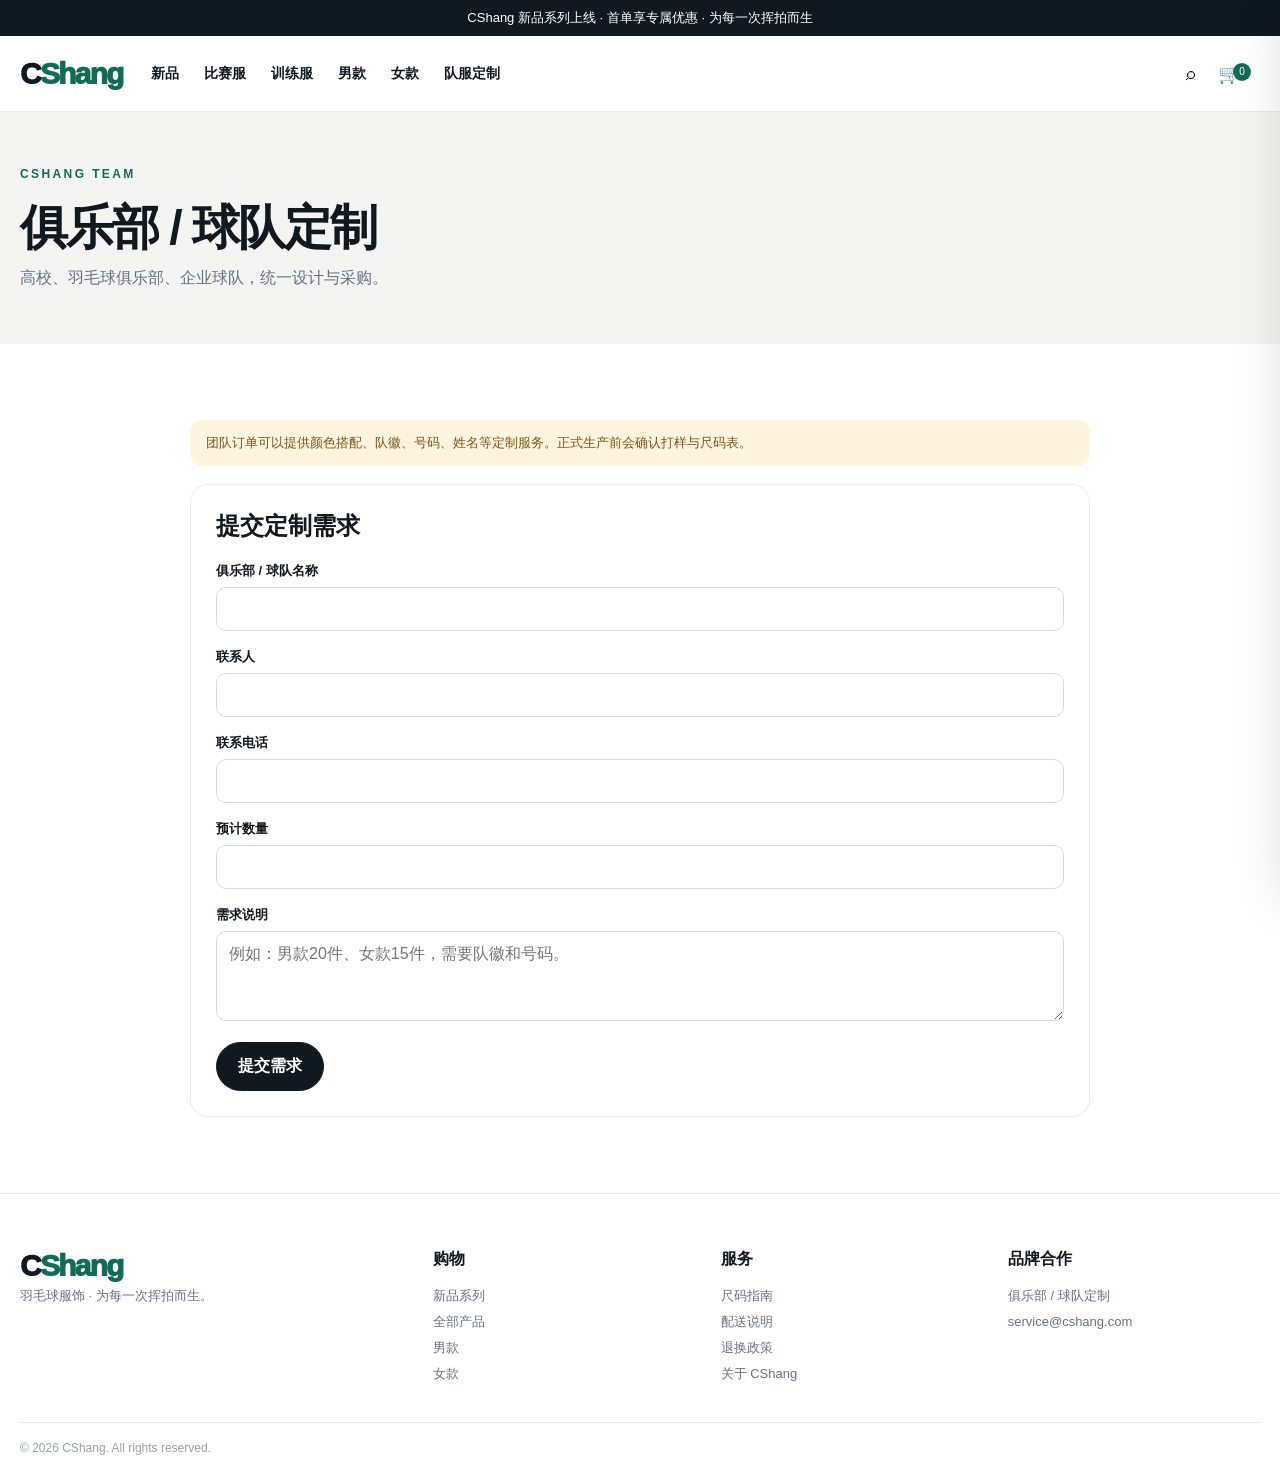
<file: team.html>
<!DOCTYPE html><html lang="zh-CN"><head><meta charset="UTF-8"><meta name="viewport" content="width=device-width,initial-scale=1.0"><title>球队定制 | CShang</title><meta name="description" content="CShang 羽毛球服饰官方商城。"><link rel="stylesheet" href="assets/style.css"></head><body>
<div class="topbar">CShang 新品系列上线 · 首单享专属优惠 · 为每一次挥拍而生</div>
<header class="nav"><div class="nav-inner">
<button class="iconbtn mobile" onclick="location.href='shop.html'">☰</button>
<a class="logo" href="index.html">C<span>Shang</span></a>
<nav class="navlinks">
<a href="shop.html?category=new">新品</a><a href="shop.html?category=competition">比赛服</a><a href="shop.html?category=training">训练服</a><a href="shop.html?gender=men">男款</a><a href="shop.html?gender=women">女款</a><a href="shop.html?category=team">队服定制</a>
</nav>
<div class="actions"><button class="iconbtn" onclick="alert('搜索功能已预留，可继续接入全文搜索。')">⌕</button><button class="iconbtn" onclick="openCart()">🛒<sup class="cart-count" id="cartCount">0</sup></button></div>
</div></header>

<section class="page-head"><div class="wrap"><div class="kicker">CSHANG TEAM</div><h1>俱乐部 / 球队定制</h1><p>高校、羽毛球俱乐部、企业球队，统一设计与采购。</p></div></section>
<section class="section"><div class="wrap" style="max-width:900px"><div class="notice">团队订单可以提供颜色搭配、队徽、号码、姓名等定制服务。正式生产前会确认打样与尺码表。</div><div class="form-card"><h2>提交定制需求</h2><form onsubmit="event.preventDefault();alert('需求已记录（演示版）。正式版可写入 Supabase CRM / team_orders 表。')"><div class="field"><label>俱乐部 / 球队名称</label><input required></div><div class="field"><label>联系人</label><input required></div><div class="field"><label>联系电话</label><input required></div><div class="field"><label>预计数量</label><input type="number" min="1" required></div><div class="field"><label>需求说明</label><textarea placeholder="例如：男款20件、女款15件，需要队徽和号码。"></textarea></div><button class="btn dark">提交需求</button></form></div></div></section>

<footer class="footer"><div class="wrap">
<div class="footer-grid">
<div><div class="logo">C<span>Shang</span></div><p>羽毛球服饰 · 为每一次挥拍而生。</p></div>
<div><h4>购物</h4><a href="shop.html?category=new">新品系列</a><br><a href="shop.html">全部产品</a><br><a href="shop.html?gender=men">男款</a><br><a href="shop.html?gender=women">女款</a></div>
<div><h4>服务</h4><a href="#">尺码指南</a><br><a href="#">配送说明</a><br><a href="#">退换政策</a><br><a href="about.html">关于 CShang</a></div>
<div><h4>品牌合作</h4><a href="team.html">俱乐部 / 球队定制</a><br><p>service@cshang.com</p></div>
</div><div class="copy">© 2026 CShang. All rights reserved.</div>
</div></footer>
<div class="overlay" id="overlay"></div>
<aside class="drawer" id="drawer"><div class="drawer-head"><h2>购物袋</h2><button class="iconbtn" onclick="closeCart()">×</button></div><div class="drawer-items" id="cartItems"></div><div class="total"><div class="total-row"><span>合计</span><span id="drawerTotal">¥0</span></div><a class="btn dark" style="display:block;text-align:center" href="checkout.html">去结算</a></div></aside>
<script src="assets/app.js"></script><script>initShell();</script></body></html>
</file>
<file: assets/style.css>
:root{
 --ink:#101820;--muted:#667085;--line:#e7e9eb;--paper:#fff;--soft:#f4f5f2;
 --accent:#126b57;--accent-dark:#0b4e40;--accent-soft:#e7f3ef;--hot:#c94832;
 --max:1280px;--radius:18px;--shadow:0 16px 45px rgba(16,24,32,.09);
}
*{box-sizing:border-box}html{scroll-behavior:smooth}
body{margin:0;color:var(--ink);font-family:Inter,"PingFang SC","Microsoft YaHei",Arial,sans-serif;background:#fff}
a{text-decoration:none;color:inherit}button,input,select,textarea{font:inherit}
button{cursor:pointer}.topbar{background:var(--ink);color:#fff;text-align:center;font-size:13px;padding:9px 14px}
.nav{height:76px;border-bottom:1px solid var(--line);display:flex;align-items:center;position:sticky;top:0;background:rgba(255,255,255,.96);backdrop-filter:blur(14px);z-index:30}
.nav-inner{width:min(var(--max),calc(100% - 40px));margin:auto;display:flex;align-items:center;gap:28px}
.logo{font-weight:950;font-size:30px;letter-spacing:-1.8px}.logo span{color:var(--accent)}
.navlinks{display:flex;gap:25px;flex:1;font-size:14px;font-weight:750}.navlinks a:hover{color:var(--accent)}
.actions{display:flex;align-items:center;gap:5px}.iconbtn{border:0;background:transparent;padding:9px;font-size:18px}
.cart-count{display:inline-grid;place-items:center;width:18px;height:18px;border-radius:50%;background:var(--accent);color:#fff;font-size:10px;margin-left:-7px;vertical-align:top}
.mobile{display:none}
.wrap{width:min(var(--max),calc(100% - 40px));margin:auto}.section{padding:76px 0}
.kicker{font-size:12px;font-weight:850;letter-spacing:2.4px;color:var(--accent);margin-bottom:15px}
h1,h2,h3,p{margin-top:0}.section-title{display:flex;justify-content:space-between;align-items:end;gap:20px;margin-bottom:28px}
.section-title h2{font-size:36px;letter-spacing:-1.6px;margin:0}.section-title p{color:var(--muted);font-size:14px;margin:0}
.btn{border:1px solid var(--ink);padding:13px 21px;border-radius:999px;font-weight:800;background:#fff}.btn.dark{background:var(--ink);color:#fff}.btn.green{background:var(--accent);border-color:var(--accent);color:#fff}.btn.small{padding:9px 13px;font-size:12px}
.hero{background:linear-gradient(115deg,#edf3ee,#fafaf7 50%,#dbe9e3);min-height:640px}
.hero-grid{display:grid;grid-template-columns:1fr 1fr;gap:55px;align-items:center;padding:78px 0}.hero h1{font-size:clamp(50px,6.2vw,88px);line-height:.98;letter-spacing:-4px;margin-bottom:25px}.hero h1 em{font-style:normal;color:var(--accent)}
.hero p{max-width:560px;color:#4b5563;font-size:18px;line-height:1.75}.cta{display:flex;gap:12px;flex-wrap:wrap;margin-top:30px}
.hero-art{min-height:470px;display:grid;place-items:center;position:relative}.shirt{width:270px;height:370px;position:relative;filter:drop-shadow(0 25px 25px rgba(16,24,32,.17));transform:rotate(-5deg)}
.shirt:before{content:"";position:absolute;left:70px;top:60px;width:130px;height:270px;border-radius:36px 36px 22px 22px;background:linear-gradient(150deg,#153c32,#16886c)}
.shirt:after{content:"CShang";position:absolute;left:104px;top:146px;color:#fff;font-size:24px;font-weight:950}.sleeve{position:absolute;width:92px;height:135px;background:#126b57;top:68px;border-radius:20px 55px 22px 30px}.left{left:13px;transform:rotate(24deg)}.right{right:13px;transform:rotate(-24deg)}
.hero-note{position:absolute;right:3%;bottom:4%;background:#fff;padding:14px 17px;border:1px solid var(--line);border-radius:14px;box-shadow:var(--shadow);font-size:12px}
.categories,.products{display:grid;grid-template-columns:repeat(4,1fr);gap:18px}
.cat{min-height:210px;border-radius:18px;padding:23px;background:var(--soft);display:flex;flex-direction:column;justify-content:end;position:relative;overflow:hidden}.cat:nth-child(2){background:#e9eef4}.cat:nth-child(3){background:#f3ece6}.cat:nth-child(4){background:#e8eee9}.cat i{position:absolute;width:170px;height:170px;border-radius:50%;right:-25px;top:-25px;background:rgba(255,255,255,.5)}.cat strong,.cat span{position:relative}.cat strong{font-size:23px}.cat span{color:var(--muted);font-size:13px;margin-top:7px}
.product-card{min-width:0}.product-img{aspect-ratio:4/5;border-radius:18px;background:#f1f3ef;display:grid;place-items:center;position:relative;overflow:hidden}.product-img:before{content:"";width:45%;height:64%;border-radius:25px 25px 15px 15px;background:var(--c);box-shadow:45px 10px 0 -12px var(--c),-45px 10px 0 -12px var(--c);transform:rotate(-3deg)}.product-img:after{content:"CShang";position:absolute;color:#fff;font-weight:950;font-size:17px;top:48%;left:50%;transform:translate(-50%,-50%) rotate(-3deg)}.badge{position:absolute;top:12px;left:12px;background:#fff;border-radius:999px;padding:7px 10px;font-size:10px;font-weight:900;z-index:2}.heart{position:absolute;right:12px;top:12px;width:36px;height:36px;border:0;border-radius:50%;background:#fff;font-size:17px;z-index:2}
.product-info{padding:13px 2px}.product-name{font-weight:800;font-size:15px}.product-sub{color:var(--muted);font-size:12px;margin-top:5px}.product-row{display:flex;justify-content:space-between;align-items:center;margin-top:9px}.price{font-weight:950;font-size:17px}
.story{background:var(--ink);color:#fff}.story-grid{display:grid;grid-template-columns:1.1fr .9fr;gap:70px;align-items:center;padding:90px 0}.story h2{font-size:52px;line-height:1.05;letter-spacing:-2.5px}.story p{color:#b9c2c6;line-height:1.85}.specs{display:grid;grid-template-columns:1fr 1fr;gap:12px}.spec{border:1px solid #344148;border-radius:16px;padding:22px}.spec b{display:block;font-size:28px;margin-bottom:7px}.spec span{color:#9da7ad;font-size:13px}
.footer{border-top:1px solid var(--line);padding:55px 0 25px}.footer-grid{display:grid;grid-template-columns:1.5fr 1fr 1fr 1fr;gap:35px}.footer h4{margin:0 0 13px}.footer p,.footer a{color:var(--muted);font-size:13px;line-height:2}.copy{border-top:1px solid var(--line);margin-top:35px;padding-top:18px;color:#9aa1a5;font-size:12px}
.page-head{background:var(--soft);padding:55px 0}.page-head h1{font-size:48px;letter-spacing:-2px;margin-bottom:8px}.page-head p{color:var(--muted);margin:0}
.shop-layout{display:grid;grid-template-columns:230px 1fr;gap:35px;padding:55px 0}.filters{border-right:1px solid var(--line);padding-right:25px}.filter-group{padding:0 0 25px;margin-bottom:25px;border-bottom:1px solid var(--line)}.filter-group h4{margin:0 0 13px}.check{display:flex;gap:9px;margin:10px 0;color:#4b5563;font-size:13px}.sortbar{display:flex;justify-content:space-between;align-items:center;margin-bottom:20px}.select{padding:10px 13px;border:1px solid var(--line);border-radius:10px;background:#fff}
.detail{display:grid;grid-template-columns:1.1fr .9fr;gap:55px;padding:60px 0}.detail-img{aspect-ratio:1/1;background:#f1f3ef;border-radius:24px;display:grid;place-items:center}.detail-img:before{content:"";width:42%;height:61%;background:var(--c);border-radius:30px;box-shadow:55px 12px 0 -14px var(--c),-55px 12px 0 -14px var(--c)}.detail h1{font-size:42px;letter-spacing:-1.8px;margin-bottom:10px}.detail-price{font-size:28px;font-weight:950;margin:20px 0}.muted{color:var(--muted)}.option-title{font-weight:800;margin:25px 0 10px}.chips{display:flex;flex-wrap:wrap;gap:8px}.chip{border:1px solid #ccd1d4;border-radius:9px;background:#fff;padding:10px 14px}.chip.active{border:2px solid var(--ink);padding:9px 13px}.qty{display:flex;align-items:center;border:1px solid var(--line);width:max-content;border-radius:10px;overflow:hidden}.qty button{width:38px;height:40px;border:0;background:#fff}.qty span{width:38px;text-align:center}.detail-actions{display:flex;gap:10px;margin-top:25px}.info-box{background:var(--soft);border-radius:15px;padding:17px;margin-top:25px;font-size:13px;line-height:1.8}
.checkout{display:grid;grid-template-columns:1fr 410px;gap:45px;padding:55px 0}.form-card,.summary{border:1px solid var(--line);border-radius:18px;padding:25px}.form-card h2,.summary h2{margin-top:0}.field{margin-bottom:17px}.field label{display:block;font-size:13px;font-weight:750;margin-bottom:7px}.field input,.field select,.field textarea{width:100%;border:1px solid #d7dbdd;border-radius:10px;padding:12px;outline:none}.field textarea{min-height:90px;resize:vertical}.summary{height:max-content;background:var(--soft)}.summary-line{display:flex;justify-content:space-between;padding:11px 0;border-bottom:1px solid #ddd}.summary-total{display:flex;justify-content:space-between;font-size:20px;font-weight:950;padding:18px 0}
.empty{padding:80px 20px;text-align:center;background:var(--soft);border-radius:18px}.notice{padding:14px 16px;border-radius:12px;background:#fff4df;color:#7a5617;font-size:13px;margin-bottom:18px}
.drawer{position:fixed;right:0;top:0;width:min(430px,100%);height:100vh;background:#fff;z-index:60;box-shadow:-15px 0 50px rgba(0,0,0,.15);transform:translateX(105%);transition:.3s;padding:27px;display:flex;flex-direction:column}.drawer.open{transform:none}.overlay{position:fixed;inset:0;background:rgba(0,0,0,.25);z-index:50;display:none}.overlay.show{display:block}.drawer-head{display:flex;justify-content:space-between;align-items:center}.drawer-items{flex:1;overflow:auto;margin:18px 0}.cart-item{display:flex;gap:12px;border-bottom:1px solid var(--line);padding:14px 0}.mini{width:70px;height:82px;border-radius:12px;background:#eef1ed;display:grid;place-items:center}.mini:after{content:"";width:29px;height:48px;background:var(--c);border-radius:9px}.total{border-top:1px solid var(--line);padding-top:18px}.total-row{display:flex;justify-content:space-between;font-weight:900;font-size:19px;margin-bottom:14px}
.order-success{padding:90px 0;text-align:center}.order-number{font-size:30px;font-weight:950;margin:15px 0}.admin-table{width:100%;border-collapse:collapse}.admin-table th,.admin-table td{padding:13px;border-bottom:1px solid var(--line);text-align:left;font-size:13px}.pill{display:inline-block;border-radius:999px;padding:5px 9px;background:var(--accent-soft);color:var(--accent);font-size:11px;font-weight:800}
@media(max-width:900px){.navlinks{display:none}.mobile{display:block}.hero-grid,.story-grid,.detail,.checkout{grid-template-columns:1fr}.hero-art{min-height:380px}.categories,.products{grid-template-columns:repeat(2,1fr)}.shop-layout{grid-template-columns:1fr}.filters{border-right:0;border-bottom:1px solid var(--line);padding:0 0 20px}.footer-grid{grid-template-columns:1fr 1fr}}
@media(max-width:560px){.wrap,.nav-inner{width:calc(100% - 28px)}.hero-grid{padding:55px 0}.hero h1{font-size:53px}.section{padding:55px 0}.categories,.products{gap:10px}.cat{min-height:160px;padding:16px}.section-title h2{font-size:29px}.story h2{font-size:40px}.footer-grid{grid-template-columns:1fr 1fr}.detail h1{font-size:34px}}
</file>
